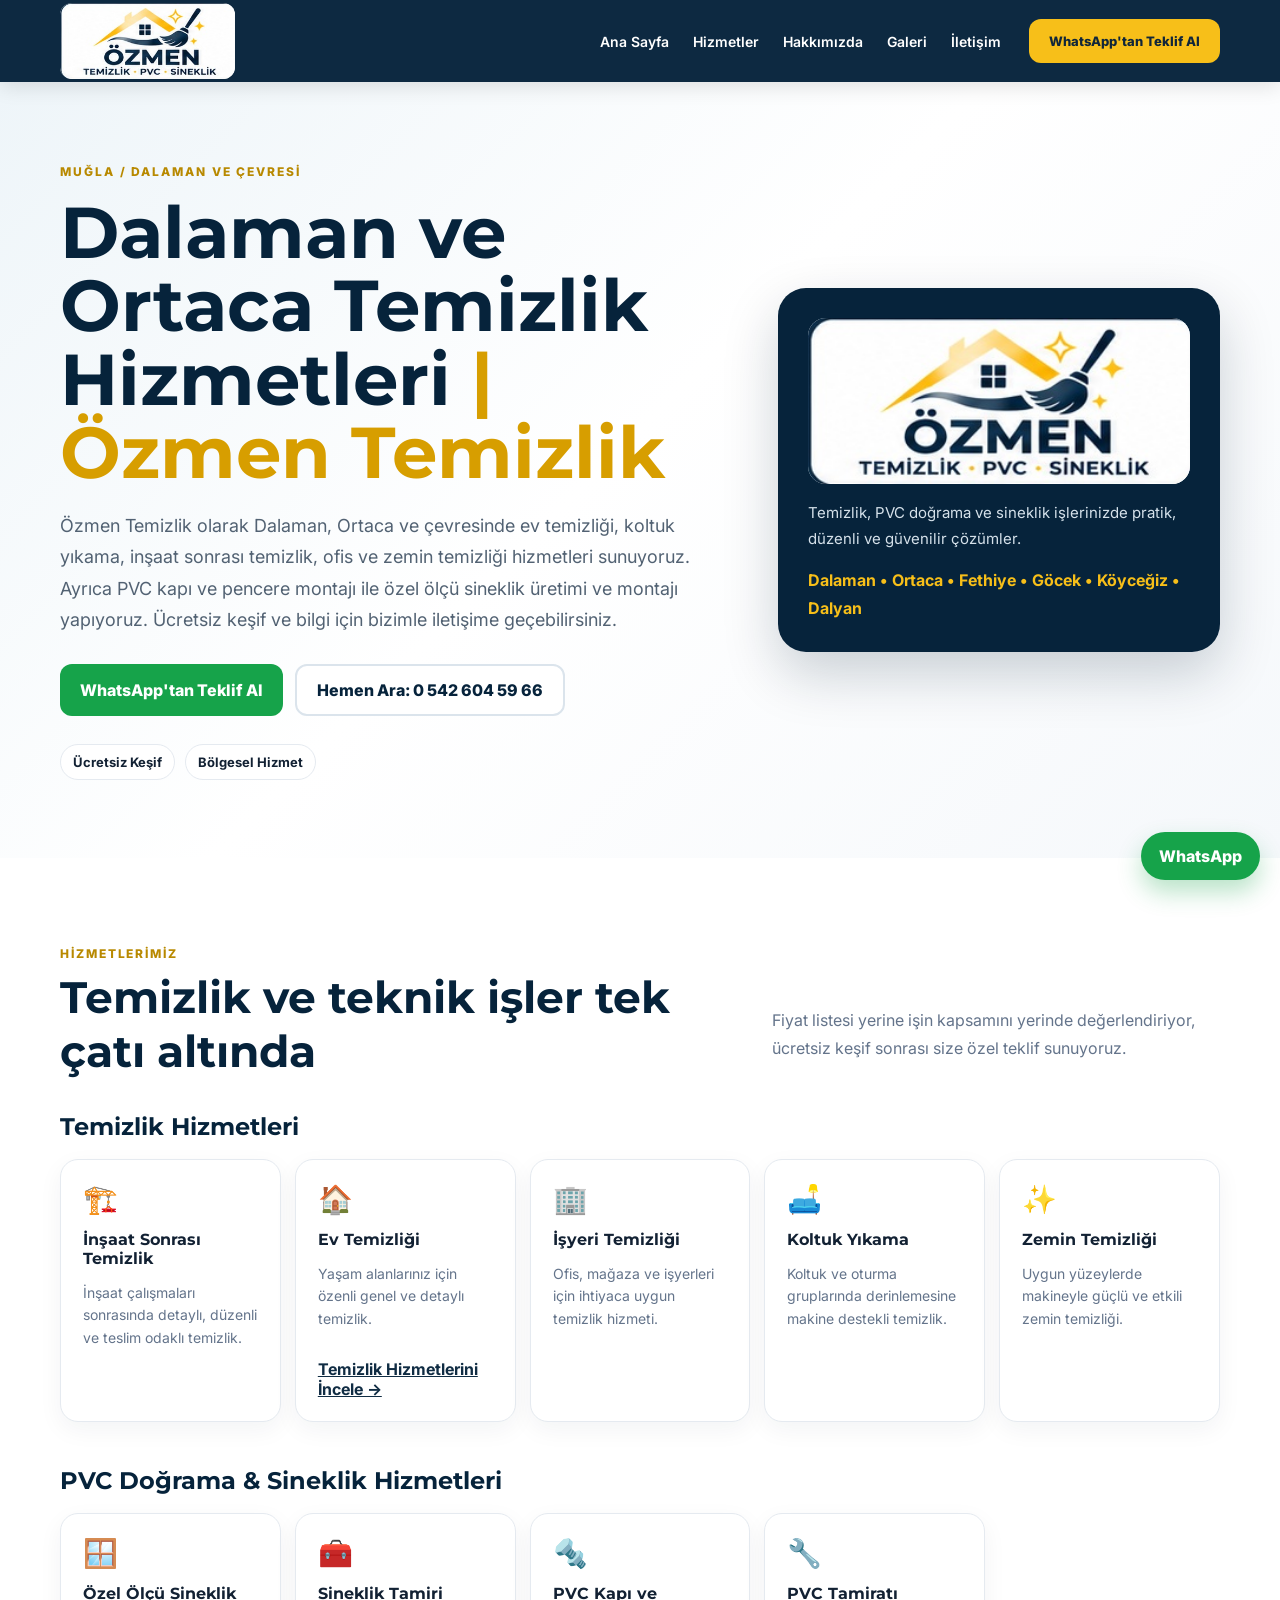
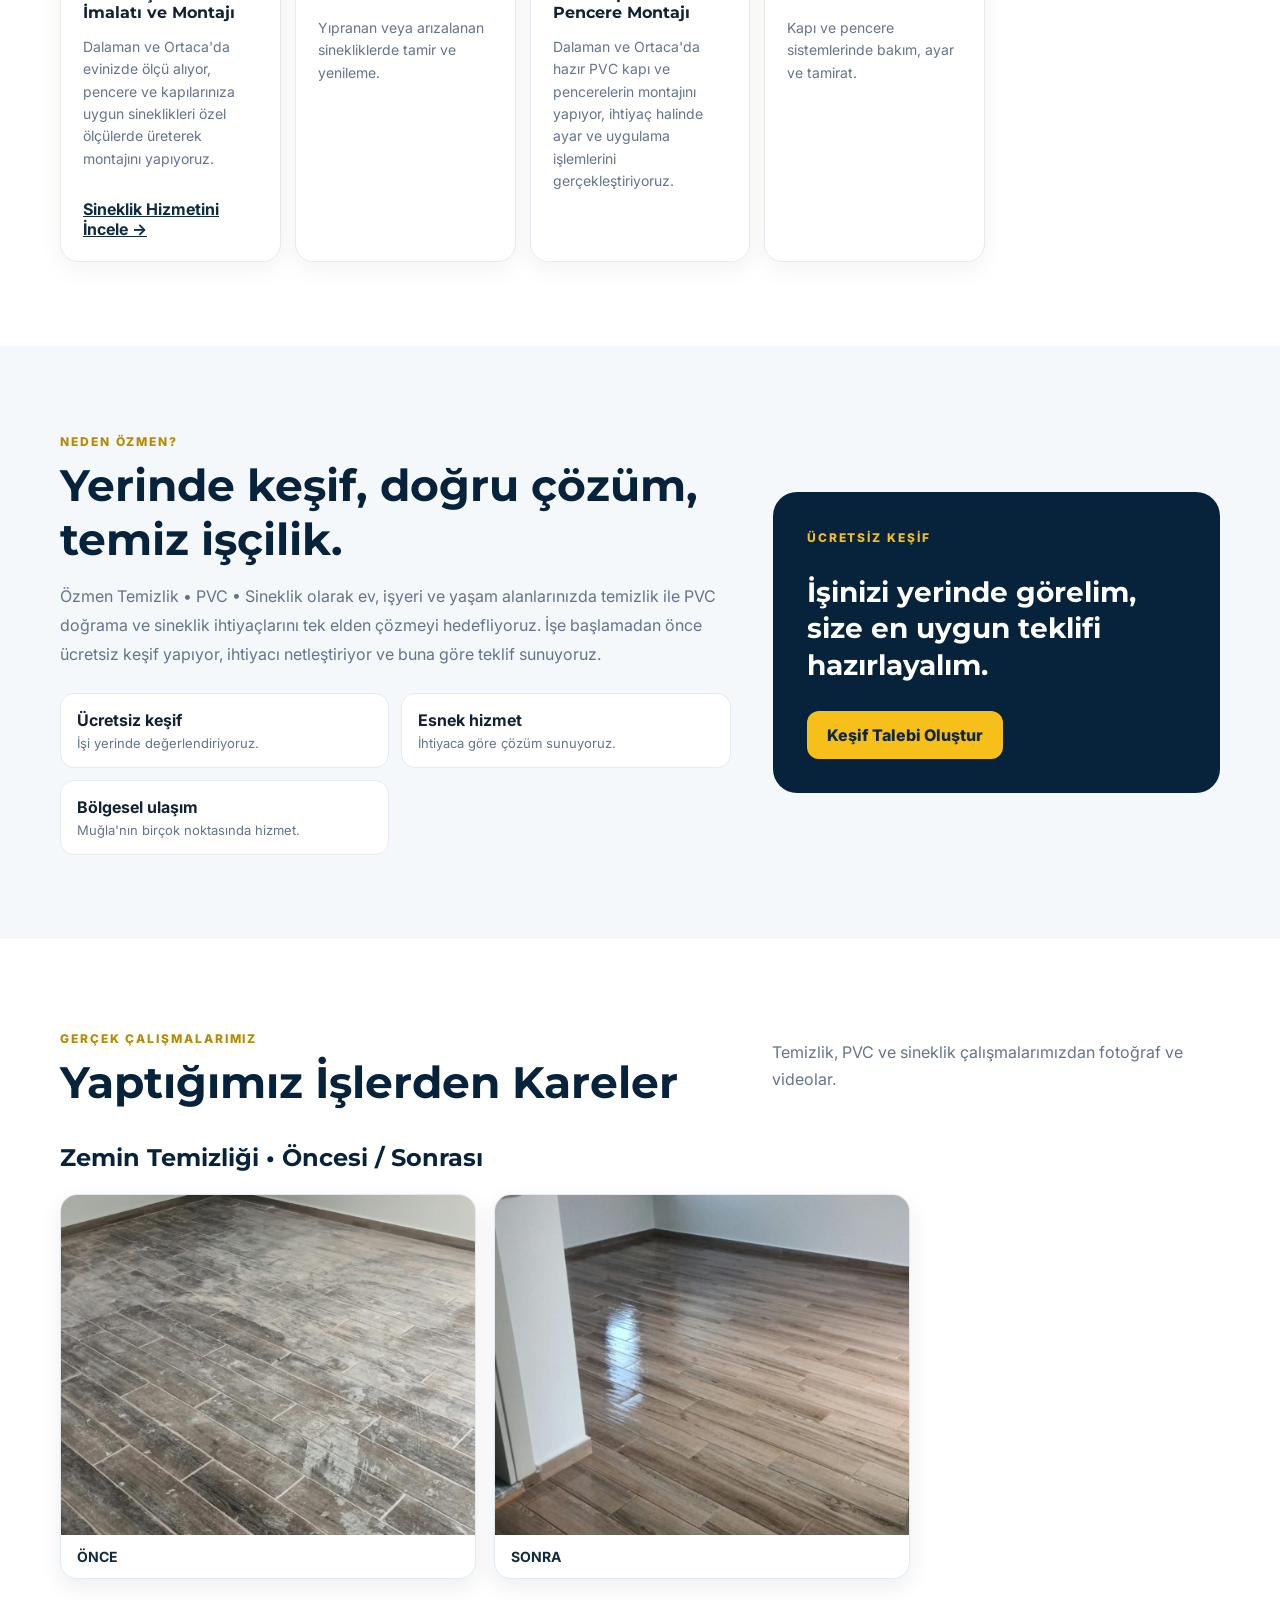
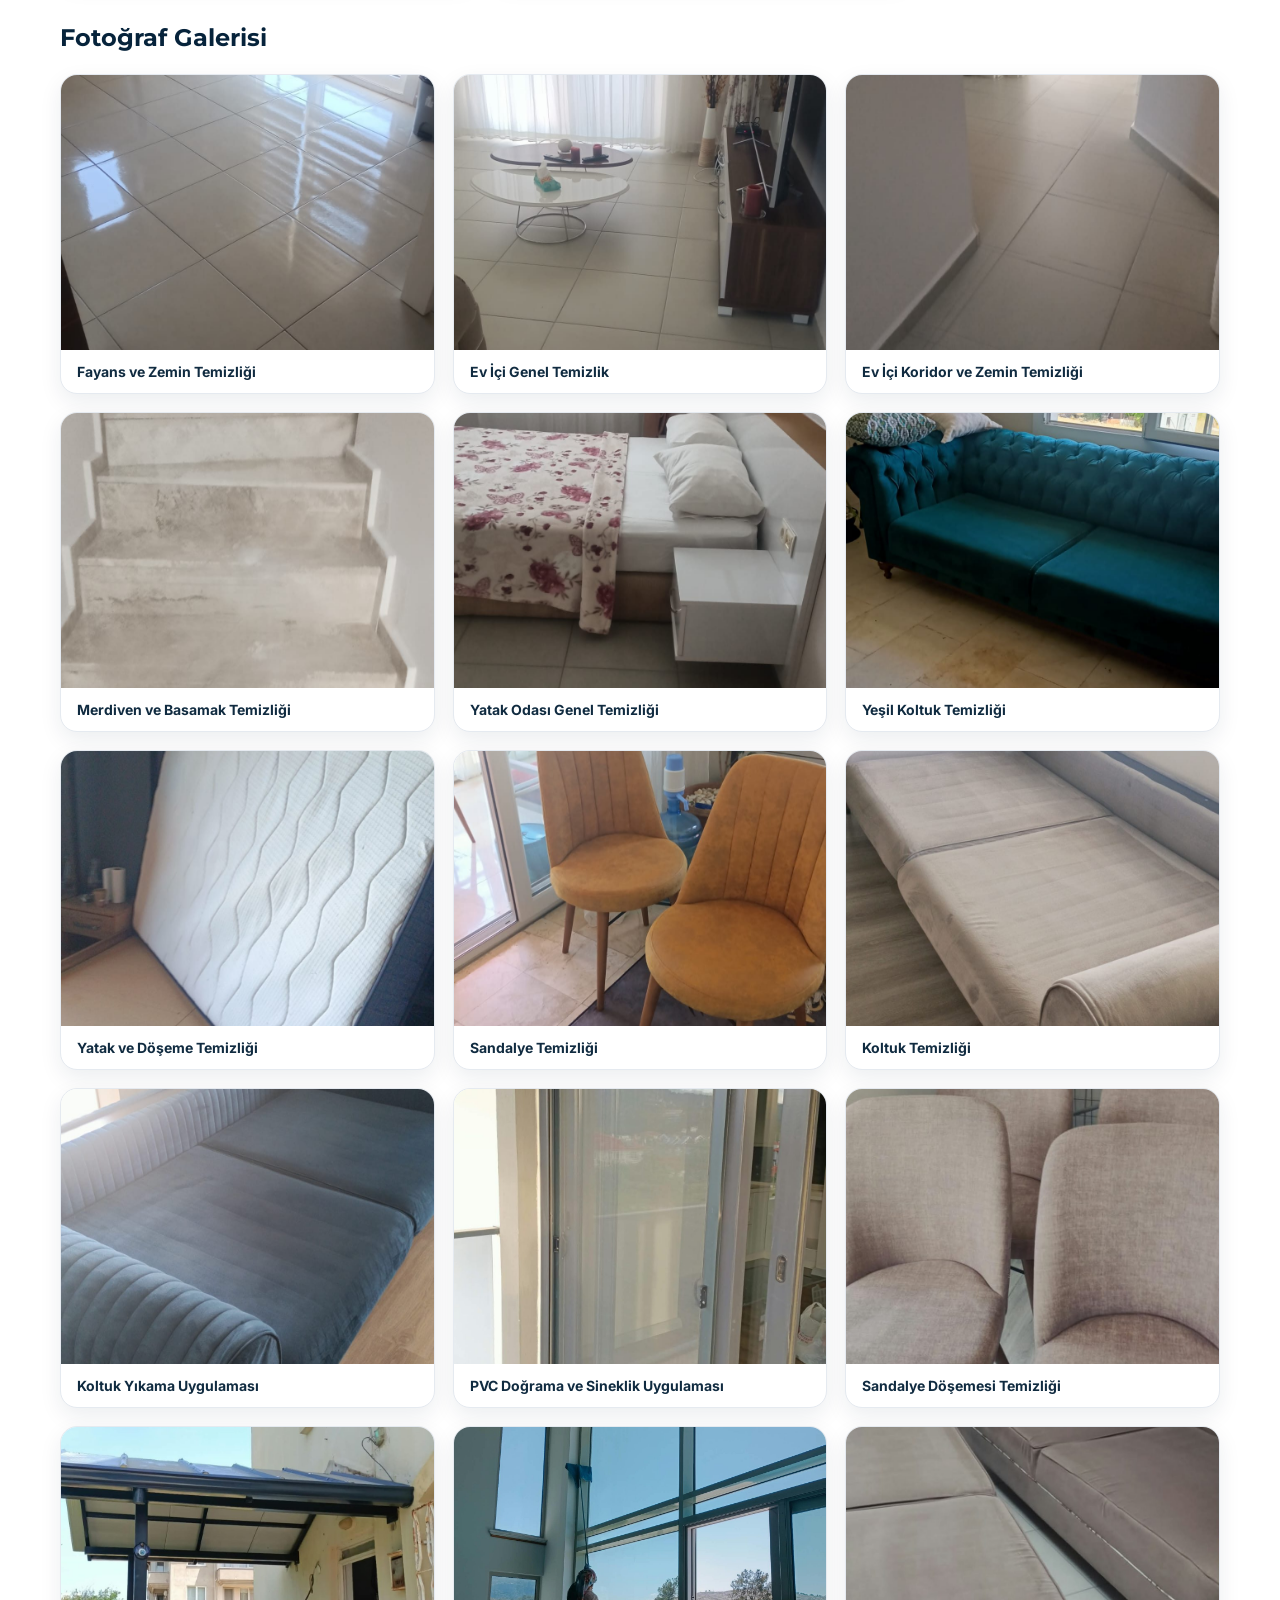
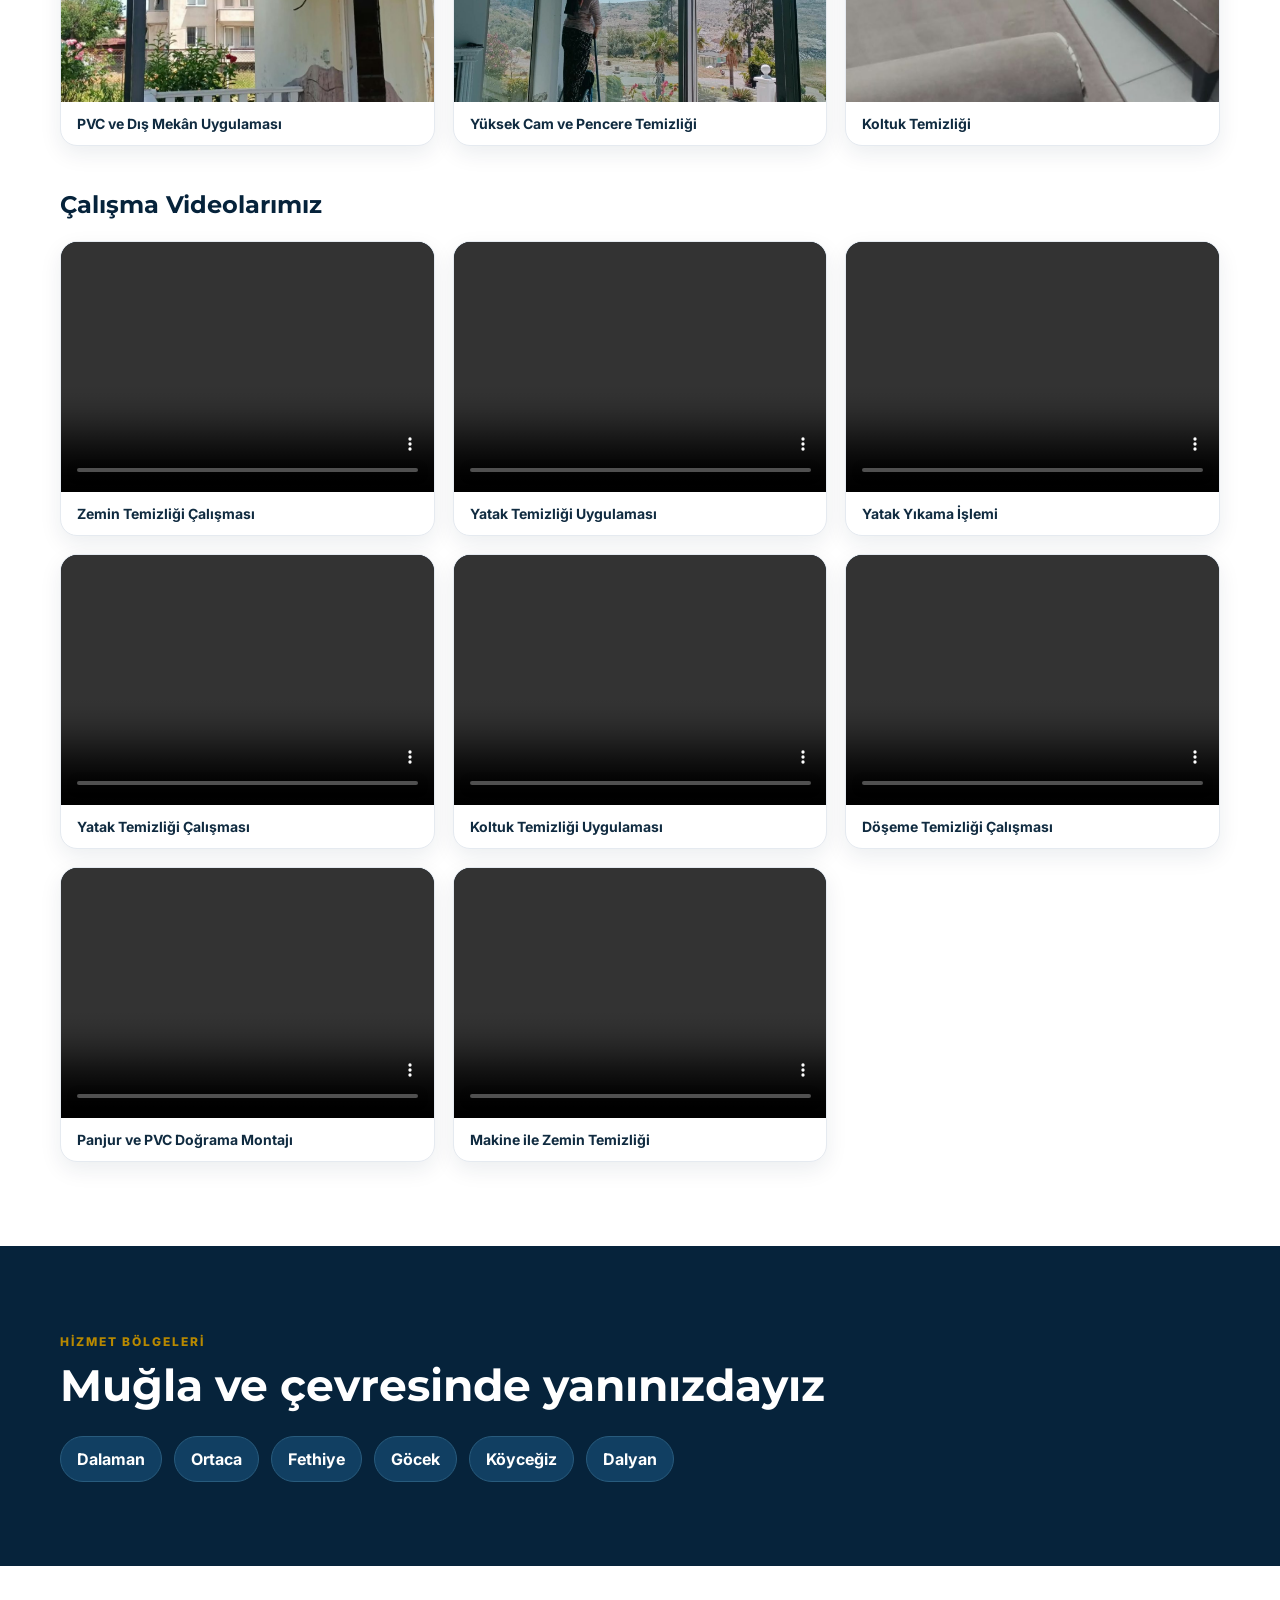
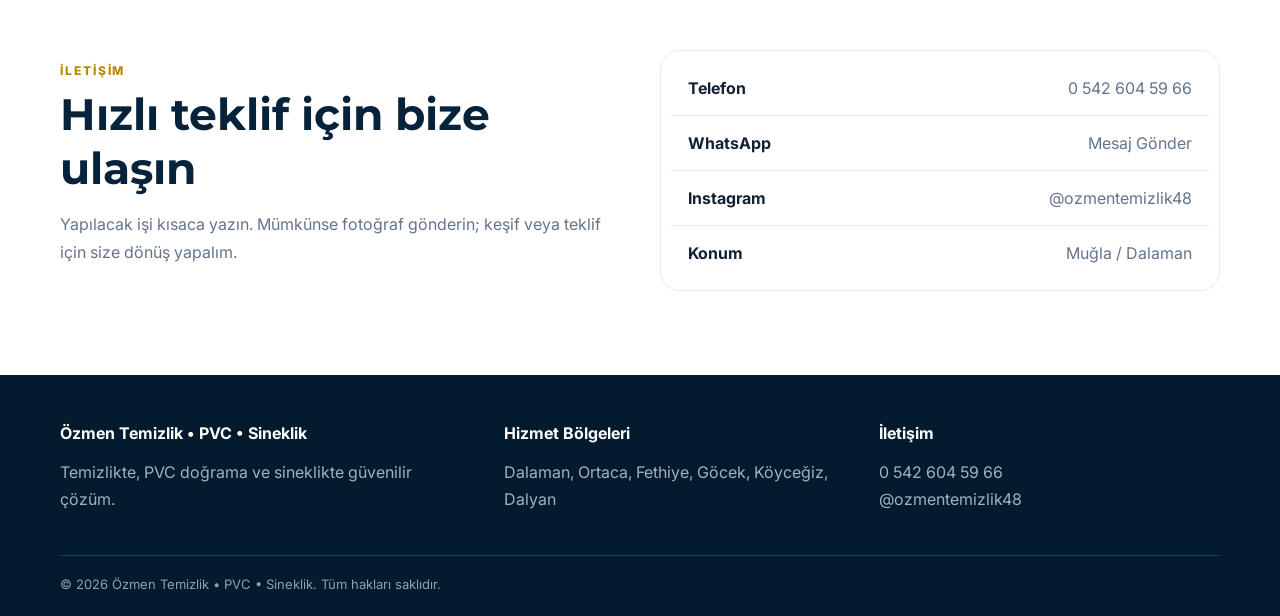
<file: index.html>
<!doctype html>
<html lang="tr">
<head>
<script type="application/ld+json">
{
  "@context": "https://schema.org",
  "@type": "LocalBusiness",
  "@id": "https://ozmentemizlik.com/#isletme",
  "name": "Özmen Temizlik",
  "image": "https://ozmentemizlik.com/ozmen-yeni-logo.jpg",
  "url": "https://ozmentemizlik.com/",
  "telephone": "+90 544 604 59 66",
  "description": "Dalaman ve Ortaca'da temizlik, koltuk yıkama, hazır PVC kapı ve pencere montajı, özel ölçü sineklik imalatı ve montajı hizmetleri.",
  "areaServed": [
    {
      "@type": "Place",
      "name": "Dalaman, Muğla, Türkiye"
    },
    {
      "@type": "Place",
      "name": "Ortaca, Muğla, Türkiye"
    }
  ],
  "openingHoursSpecification": [
    {
      "@type": "OpeningHoursSpecification",
      "dayOfWeek": [
        "Monday",
        "Tuesday",
        "Wednesday",
        "Thursday",
        "Friday",
        "Saturday"
      ],
      "opens": "09:30",
      "closes": "20:00"
    }
  ],
  "sameAs": [
    "https://www.instagram.com/ozmentemizlik48/"
  ]
}
</script>
  <meta charset="utf-8">
  <meta name="viewport" content="width=device-width,initial-scale=1">
  <meta name="description" content="Dalaman ve Ortaca temizlik hizmetleri | Özmen Temizlik ile ev temizliği, koltuk yıkama, inşaat sonrası temizlik, ofis ve zemin temizliği. Bilgi ve teklif: 0542 604 59 66.">
 <title>Dalaman Temizlik ve Ev Temizliği | Özmen Temizlik – Ortaca</title>
  <link rel="canonical" href="https://ozmentemizlik.com/">
  <link rel="preconnect" href="https://fonts.googleapis.com">
  <link rel="preconnect" href="https://fonts.gstatic.com" crossorigin>
  <link href="https://fonts.googleapis.com/css2?family=Inter:wght@400;500;600;700;800&family=Montserrat:wght@700;800&display=swap" rel="stylesheet">
  <link rel="stylesheet" href="style.css">

<style>
/* Galeri fotoğrafları için site içi büyütme penceresi */
.photo-lightbox {position:fixed;inset:0;z-index:9999;display:none;align-items:center;justify-content:center;padding:24px;background:rgba(7,16,29,.92)}
.photo-lightbox.is-open {display:flex}
.photo-lightbox__figure {margin:0;max-width:min(1100px,100%);max-height:100%;display:flex;flex-direction:column;align-items:center;gap:12px}
.photo-lightbox__image {display:block;max-width:100%;max-height:calc(100dvh - 120px);width:auto;height:auto;object-fit:contain;border-radius:8px}
.photo-lightbox__caption {color:#fff;text-align:center;font-size:15px}
.photo-lightbox__close {position:absolute;top:12px;right:16px;border:0;background:#fff;color:#111;border-radius:50%;font-size:26px;width:42px;height:42px;cursor:pointer}
#galeri a.work-tile {cursor:zoom-in}
</style>
  </head>
<body>
<header class="topbar">
  <div class="container nav">
    <a class="brand" href="#anasayfa">
      <img src="ozmen-yeni-logo.jpg" alt="Özmen Temizlik • PVC • Sineklik logosu">
    </a>
    <button class="menu-btn" aria-label="Menüyü aç">☰</button>
    <nav class="menu">
      <a href="#anasayfa">Ana Sayfa</a>
      <a href="#hizmetler">Hizmetler</a>
      <a href="#hakkimizda">Hakkımızda</a>
      <a href="#galeri">Galeri</a>
      <a href="#iletisim">İletişim</a>
    </nav>
    <a class="btn btn-yellow desktop-cta" href="https://wa.me/905426045966?text=Merhaba%20%C3%96zmen%20Temizlik%20PVC%20ve%20Sineklik%20hizmetleri%20hakk%C4%B1nda%20bilgi%20almak%20istiyorum.,%20hizmetleriniz%20hakk%C4%B1nda%20teklif%20almak%20istiyorum." target="_blank" rel="noopener">WhatsApp'tan Teklif Al</a>
  </div>
</header>

<main>
<section class="hero" id="anasayfa">
  <div class="container hero-grid">
    <div>
      <span class="eyebrow">MUĞLA / DALAMAN VE ÇEVRESİ</span>
      <h1>Dalaman ve Ortaca Temizlik Hizmetleri <span> | Özmen Temizlik</span></h1>
      <p>Özmen Temizlik olarak Dalaman, Ortaca ve çevresinde ev temizliği, koltuk yıkama, inşaat sonrası temizlik, ofis ve zemin temizliği hizmetleri sunuyoruz. Ayrıca PVC kapı ve pencere montajı ile özel ölçü sineklik üretimi ve montajı yapıyoruz. Ücretsiz keşif ve bilgi için bizimle iletişime geçebilirsiniz.</p>
      <div class="hero-actions">
        <a class="btn btn-green" href="https://wa.me/905426045966?text=Merhaba%20%C3%96zmen%20Temizlik%20PVC%20ve%20Sineklik%20hizmetleri%20hakk%C4%B1nda%20bilgi%20almak%20istiyorum.,%20%C3%BCcretsiz%20ke%C5%9Fif%20ve%20teklif%20almak%20istiyorum." target="_blank" rel="noopener">WhatsApp'tan Teklif Al</a>
        <a class="btn btn-outline" href="tel:+905426045966">Hemen Ara: 0 542 604 59 66</a>
      </div>
      <div class="chips">
        <span>Ücretsiz Keşif</span><span>Bölgesel Hizmet</span>
      </div>
    </div>
    <div class="hero-card">
      <img src="ozmen-yeni-logo.jpg" alt="Özmen Temizlik • PVC • Sineklik">
      <p>Temizlik, PVC doğrama ve sineklik işlerinizde pratik, düzenli ve güvenilir çözümler.</p>
      <strong>Dalaman • Ortaca • Fethiye • Göcek • Köyceğiz • Dalyan</strong>
    </div>
  </div>
</section>

<section class="section" id="hizmetler">
  <div class="container">
    <div class="section-head">
      <div><span class="eyebrow">HİZMETLERİMİZ</span><h2>Temizlik ve teknik işler tek çatı altında</h2></div>
      <p>Fiyat listesi yerine işin kapsamını yerinde değerlendiriyor, ücretsiz keşif sonrası size özel teklif sunuyoruz.</p>
    </div>

    <h3 class="category-title">Temizlik Hizmetleri</h3>
    <div class="cards">
      <article class="card"><div class="icon">🏗️</div><h3>İnşaat Sonrası Temizlik</h3><p>İnşaat çalışmaları sonrasında detaylı, düzenli ve teslim odaklı temizlik.</p></article>
      <article class="card"><div class="icon">🏠</div><h3>Ev Temizliği</h3><p>Yaşam alanlarınız için özenli genel ve detaylı temizlik.</p><a href="temizlik.html" style="display:inline-block;margin-top:15px;color:#102c43;font-weight:bold;text-decoration:underline;">Temizlik Hizmetlerini İncele →</a></article>
      <article class="card"><div class="icon">🏢</div><h3>İşyeri Temizliği</h3><p>Ofis, mağaza ve işyerleri için ihtiyaca uygun temizlik hizmeti.</p></article>
      <article class="card"><div class="icon">🛋️</div><h3>Koltuk Yıkama</h3><p>Koltuk ve oturma gruplarında derinlemesine makine destekli temizlik.</p></article>
      <article class="card"><div class="icon">✨</div><h3>Zemin Temizliği</h3><p>Uygun yüzeylerde makineyle güçlü ve etkili zemin temizliği.</p></article>
    </div>

    <h3 class="category-title second">PVC Doğrama & Sineklik Hizmetleri</h3>
    <div class="cards">
      <article class="card"><div class="icon">🪟</div><h3>Özel Ölçü Sineklik İmalatı ve Montajı</h3><p>Dalaman ve Ortaca'da evinizde ölçü alıyor, pencere ve kapılarınıza uygun sineklikleri özel ölçülerde üreterek montajını yapıyoruz.</p><a href="sineklik.html" style="display:inline-block;margin-top:15px;color:#102c43;font-weight:bold;text-decoration:underline;">Sineklik Hizmetini İncele →</a></article>
      <article class="card"><div class="icon">🧰</div><h3>Sineklik Tamiri</h3><p>Yıpranan veya arızalanan sinekliklerde tamir ve yenileme.</p></article>
      <article class="card"><div class="icon">🔩</div><h3>PVC Kapı ve Pencere Montajı</h3><p>Dalaman ve Ortaca'da hazır PVC kapı ve pencerelerin montajını yapıyor, ihtiyaç halinde ayar ve uygulama işlemlerini gerçekleştiriyoruz.</p></article>
      <article class="card"><div class="icon">🔧</div><h3>PVC Tamiratı</h3><p>Kapı ve pencere sistemlerinde bakım, ayar ve tamirat.</p></article>
    </div>
  </div>
</section>

<section class="section soft" id="hakkimizda">
  <div class="container about-grid">
    <div>
      <span class="eyebrow">NEDEN ÖZMEN?</span>
      <h2>Yerinde keşif, doğru çözüm, temiz işçilik.</h2>
      <p>Özmen Temizlik • PVC • Sineklik olarak ev, işyeri ve yaşam alanlarınızda temizlik ile PVC doğrama ve sineklik ihtiyaçlarını tek elden çözmeyi hedefliyoruz. İşe başlamadan önce ücretsiz keşif yapıyor, ihtiyacı netleştiriyor ve buna göre teklif sunuyoruz.</p>
      <div class="trust-grid">
        <div><strong>Ücretsiz keşif</strong><span>İşi yerinde değerlendiriyoruz.</span></div>
        <div><strong>Esnek hizmet</strong><span>İhtiyaca göre çözüm sunuyoruz.</span></div>
        <div><strong>Bölgesel ulaşım</strong><span>Muğla'nın birçok noktasında hizmet.</span></div>
        
      </div>
    </div>
    <div class="quote-card">
      <span>ÜCRETSİZ KEŞİF</span>
      <h3>İşinizi yerinde görelim, size en uygun teklifi hazırlayalım.</h3>
      <a class="btn btn-yellow" href="https://wa.me/905426045966?text=Merhaba,%20%C3%BCcretsiz%20ke%C5%9Fif%20talep%20ediyorum." target="_blank" rel="noopener">Keşif Talebi Oluştur</a>
    </div>
  </div>
</section>

<section class="section" id="galeri"><div class="container"><div class="section-head"><div><span class="eyebrow">GERÇEK ÇALIŞMALARIMIZ</span><h2>Yaptığımız İşlerden Kareler</h2></div><p>Temizlik, PVC ve sineklik çalışmalarımızdan fotoğraf ve videolar.</p></div><h3 class="category-title">Zemin Temizliği • Öncesi / Sonrası</h3><div class="work-grid work-before-after"><a class="work-tile" href="galeri/foto-08.jpg" target="_blank" rel="noopener"><img src="galeri/foto-08.jpg" alt="Zemin temizliği ÖNCE" loading="lazy"><span>ÖNCE</span></a><a class="work-tile" href="galeri/foto-06.jpg" target="_blank" rel="noopener"><img src="galeri/foto-06.jpg" alt="Zemin temizliği SONRA" loading="lazy"><span>SONRA</span></a></div><h3 class="category-title second">Fotoğraf Galerisi</h3><div class="work-grid"><a class="work-tile" href="galeri/foto-01.jpg" target="_blank" rel="noopener"><img src="galeri/foto-01.jpg" alt="Fayans ve Zemin Temizliği" loading="lazy"><span>Fayans ve Zemin Temizliği</span></a><a class="work-tile" href="galeri/foto-02.jpg" target="_blank" rel="noopener"><img src="galeri/foto-02.jpg" alt="Ev İçi Genel Temizlik" loading="lazy"><span>Ev İçi Genel Temizlik</span></a><a class="work-tile" href="galeri/foto-03.jpg" target="_blank" rel="noopener"><img src="galeri/foto-03.jpg" alt="Ev İçi Koridor ve Zemin Temizliği" loading="lazy"><span>Ev İçi Koridor ve Zemin Temizliği</span></a><a class="work-tile" href="galeri/foto-04.jpg" target="_blank" rel="noopener"><img src="galeri/foto-04.jpg" alt="Merdiven ve Basamak Temizliği" loading="lazy"><span>Merdiven ve Basamak Temizliği</span></a><a class="work-tile" href="galeri/foto-05.jpg" target="_blank" rel="noopener"><img src="galeri/foto-05.jpg" alt="Yatak Odası Genel Temizliği" loading="lazy"><span>Yatak Odası Genel Temizliği</span></a><a class="work-tile" href="galeri/foto-07.jpg" target="_blank" rel="noopener"><img src="galeri/foto-07.jpg" alt="Yeşil Koltuk Temizliği" loading="lazy"><span>Yeşil Koltuk Temizliği</span></a><a class="work-tile" href="galeri/foto-09.jpg" target="_blank" rel="noopener"><img src="galeri/foto-09.jpg" alt="Yatak ve Döşeme Temizliği" loading="lazy"><span>Yatak ve Döşeme Temizliği</span></a><a class="work-tile" href="galeri/foto-10.jpg" target="_blank" rel="noopener"><img src="galeri/foto-10.jpg" alt="Sandalye Temizliği" loading="lazy"><span>Sandalye Temizliği</span></a><a class="work-tile" href="galeri/foto-11.jpg" target="_blank" rel="noopener"><img src="galeri/foto-11.jpg" alt="Koltuk Temizliği" loading="lazy"><span>Koltuk Temizliği</span></a><a class="work-tile" href="galeri/foto-12.jpg" target="_blank" rel="noopener"><img src="galeri/foto-12.jpg" alt="Koltuk Yıkama Uygulaması" loading="lazy"><span>Koltuk Yıkama Uygulaması</span></a><a class="work-tile" href="galeri/foto-13.jpg" target="_blank" rel="noopener"><img src="galeri/foto-13.jpg" alt="PVC Doğrama ve Sineklik Uygulaması" loading="lazy"><span>PVC Doğrama ve Sineklik Uygulaması</span></a><a class="work-tile" href="galeri/foto-14.jpg" target="_blank" rel="noopener"><img src="galeri/foto-14.jpg" alt="Sandalye Döşemesi Temizliği" loading="lazy"><span>Sandalye Döşemesi Temizliği</span></a><a class="work-tile" href="galeri/foto-15.jpg" target="_blank" rel="noopener"><img src="galeri/foto-15.jpg" alt="PVC ve Dış Mekân Uygulaması" loading="lazy"><span>PVC ve Dış Mekân Uygulaması</span></a><a class="work-tile" href="galeri/foto-16.jpg" target="_blank" rel="noopener"><img src="galeri/foto-16.jpg" alt="Yüksek Cam ve Pencere Temizliği" loading="lazy"><span>Yüksek Cam ve Pencere Temizliği</span></a><a class="work-tile" href="galeri/foto-17.jpg" target="_blank" rel="noopener"><img src="galeri/foto-17.jpg" alt="Koltuk Temizliği" loading="lazy"><span>Koltuk Temizliği</span></a></div><h3 class="category-title second">Çalışma Videolarımız</h3><div class="work-grid video-grid"><div class="work-tile"><video controls preload="none" playsinline src="galeri/video-01.mp4"></video><span>Zemin Temizliği Çalışması</span></div><div class="work-tile"><video controls preload="none" playsinline src="galeri/video-02.mp4"></video><span>Yatak Temizliği Uygulaması</span></div><div class="work-tile"><video controls preload="none" playsinline src="galeri/video-03.mp4"></video><span>Yatak Yıkama İşlemi</span></div><div class="work-tile"><video controls preload="none" playsinline src="galeri/video-04.mp4"></video><span>Yatak Temizliği Çalışması</span></div><div class="work-tile"><video controls preload="none" playsinline src="galeri/video-05.mp4"></video><span>Koltuk Temizliği Uygulaması</span></div><div class="work-tile"><video controls preload="none" playsinline src="galeri/video-06.mp4"></video><span>Döşeme Temizliği Çalışması</span></div><div class="work-tile"><video controls preload="none" playsinline src="galeri/video-07.mp4"></video><span>Panjur ve PVC Doğrama Montajı</span></div><div class="work-tile"><video controls preload="none" playsinline src="galeri/video-08.mp4"></video><span>Makine ile Zemin Temizliği</span></div></div></div></section>

<section class="section areas">
  <div class="container">
    <span class="eyebrow">HİZMET BÖLGELERİ</span>
    <h2>Muğla ve çevresinde yanınızdayız</h2>
    <div class="area-list">
      <span>Dalaman</span><span>Ortaca</span><span>Fethiye</span><span>Göcek</span><span>Köyceğiz</span><span>Dalyan</span>
    </div>
  </div>
</section>

<section class="section contact" id="iletisim">
  <div class="container contact-grid">
    <div>
      <span class="eyebrow">İLETİŞİM</span>
      <h2>Hızlı teklif için bize ulaşın</h2>
      <p>Yapılacak işi kısaca yazın. Mümkünse fotoğraf gönderin; keşif veya teklif için size dönüş yapalım.</p>
    </div>
    <div class="contact-card">
      <a href="tel:+905426045966"><b>Telefon</b><span>0 542 604 59 66</span></a>
      <a href="https://wa.me/905426045966" target="_blank" rel="noopener"><b>WhatsApp</b><span>Mesaj Gönder</span></a>
      <a href="https://www.instagram.com/ozmentemizlik48/" target="_blank" rel="noopener"><b>Instagram</b><span>@ozmentemizlik48</span></a>
      <div><b>Konum</b><span>Muğla / Dalaman</span></div>
      
    </div>
  </div>
</section>
</main>

<a class="float-wa" href="https://wa.me/905426045966?text=Merhaba%20%C3%96zmen%20Temizlik%20PVC%20ve%20Sineklik%20hizmetleri%20hakk%C4%B1nda%20bilgi%20almak%20istiyorum." target="_blank" rel="noopener" aria-label="WhatsApp">WhatsApp</a>

<footer>
  <div class="container footer-grid">
    <div><strong>Özmen Temizlik • PVC • Sineklik</strong><p>Temizlikte, PVC doğrama ve sineklikte güvenilir çözüm.</p></div>
    <div><strong>Hizmet Bölgeleri</strong><p>Dalaman, Ortaca, Fethiye, Göcek, Köyceğiz, Dalyan</p></div>
    <div><strong>İletişim</strong><p>0 542 604 59 66<br>@ozmentemizlik48</p></div>
  </div>
  <div class="container copyright">© <span id="year"></span> Özmen Temizlik • PVC • Sineklik. Tüm hakları saklıdır.</div>
</footer>

<script src="script.js"></script>

<div class="photo-lightbox" id="photo-lightbox" role="dialog" aria-modal="true" aria-label="Fotoğraf görüntüleyici" aria-hidden="true">
  <button type="button" class="photo-lightbox__close" aria-label="Kapat">×</button>
  <figure class="photo-lightbox__figure">
    <img class="photo-lightbox__image" alt="">
    <figcaption class="photo-lightbox__caption"></figcaption>
  </figure>
</div>
<script>
(function () {
  const modal = document.getElementById('photo-lightbox');
  const image = modal.querySelector('.photo-lightbox__image');
  const caption = modal.querySelector('.photo-lightbox__caption');
  const closeButton = modal.querySelector('.photo-lightbox__close');
  let previousFocus = null;
  function close() {
    modal.classList.remove('is-open');
    modal.setAttribute('aria-hidden', 'true');
    image.removeAttribute('src');
    document.body.style.overflow = '';
    if (previousFocus) previousFocus.focus();
  }
  document.querySelectorAll('#galeri a.work-tile[href]').forEach(function (link) {
    link.removeAttribute('target');
    link.addEventListener('click', function (event) {
      event.preventDefault();
      previousFocus = document.activeElement;
      image.src = link.getAttribute('href');
      image.alt = link.querySelector('img')?.alt || 'Çalışma fotoğrafı';
      caption.textContent = link.querySelector('span')?.textContent || image.alt;
      modal.classList.add('is-open');
      modal.setAttribute('aria-hidden', 'false');
      document.body.style.overflow = 'hidden';
      closeButton.focus();
    });
  });
  closeButton.addEventListener('click', close);
  modal.addEventListener('click', function (event) { if (event.target === modal) close(); });
  document.addEventListener('keydown', function (event) {
    if (!modal.classList.contains('is-open')) return;
    if (event.key === 'Escape') close();
    if (event.key === 'Tab') { event.preventDefault(); closeButton.focus(); }
  });
})();
</script>
</body>
</html>
</file>
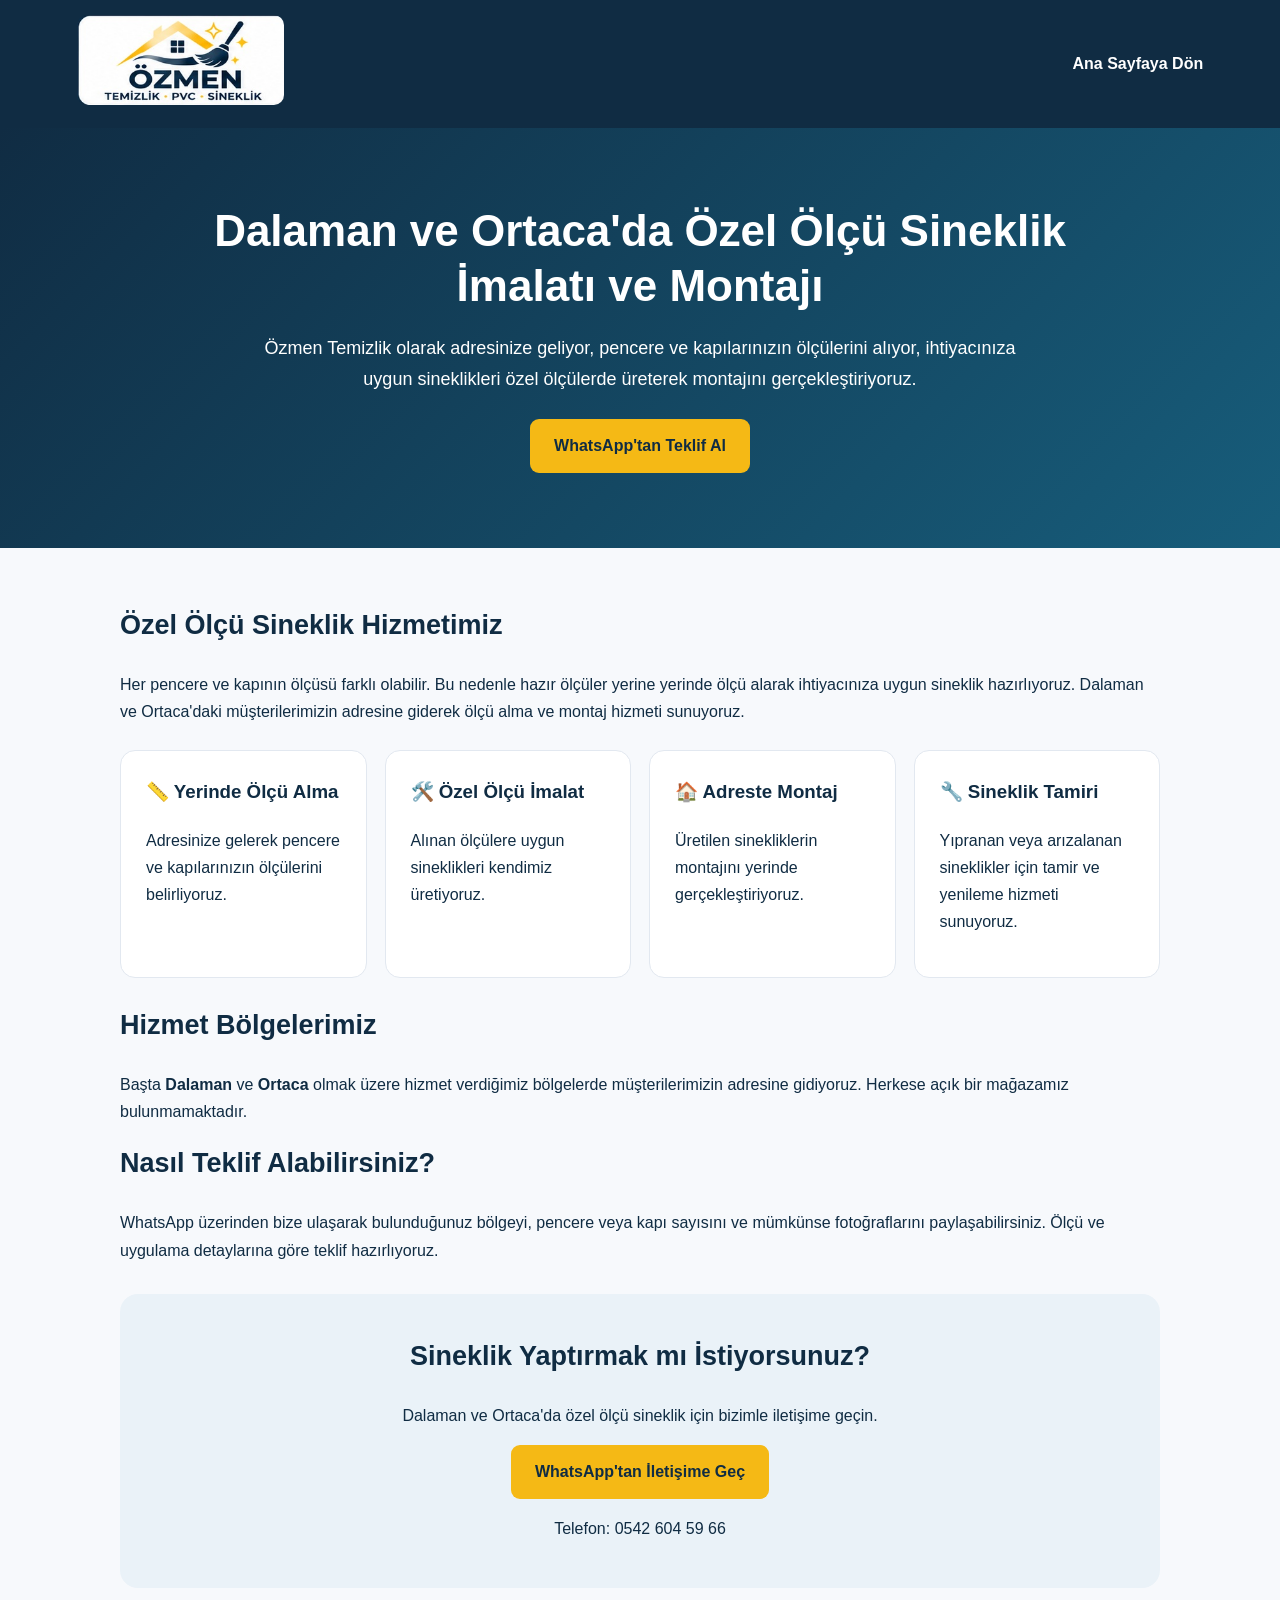
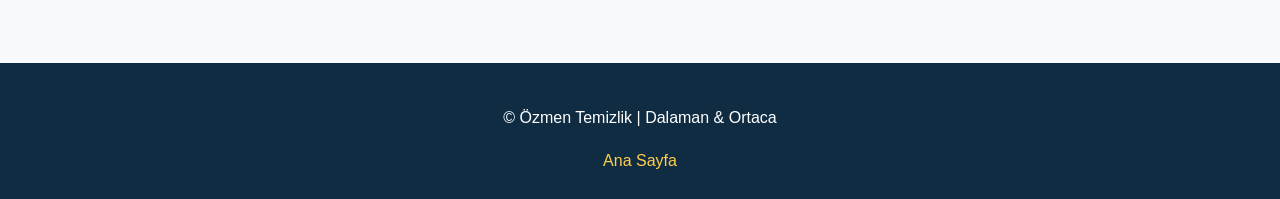
<file: sineklik.html>
<!DOCTYPE html>
<html lang="tr">
<head>
  <meta charset="UTF-8">
  <meta name="viewport" content="width=device-width, initial-scale=1">
  <title>Dalaman ve Ortaca Özel Ölçü Sineklik | Özmen Temizlik</title>
  <meta name="description" content="Dalaman ve Ortaca'da özel ölçü sineklik imalatı ve montajı. Adresinizde ölçü alıyor, pencere ve kapılarınıza uygun sineklik üretiyoruz. Özmen Temizlik.">
  <link rel="canonical" href="https://ozmentemizlik.com/sineklik.html">
  <link rel="stylesheet" href="style.css">
  <style>
    * { box-sizing: border-box; }
    body { margin: 0; font-family: Arial, sans-serif; color: #102c43; background: #f7f9fc; line-height: 1.7; }
    .page-header { background: #102c43; padding: 15px 6%; display: flex; align-items: center; justify-content: space-between; gap: 20px; }
    .page-header img { width: 145px; max-width: 100%; border-radius: 10px; }
    .page-header a { color: white; text-decoration: none; font-weight: bold; }
    .hero-sineklik { background: linear-gradient(135deg,#102c43,#175d7b); color: white; padding: 75px 6%; text-align: center; }
    .hero-sineklik h1 { font-size: clamp(28px,4vw,44px); line-height: 1.25; margin: 0 auto 20px; max-width: 900px; color: white; }
    .hero-sineklik p { max-width: 760px; margin: 0 auto 25px; font-size: 18px; }
    .page-container { max-width: 1080px; margin: auto; padding: 45px 20px; }
    .page-container h2 { margin-top: 10px; font-size: 27px; }
    .feature-grid { display: grid; grid-template-columns: repeat(auto-fit,minmax(230px,1fr)); gap: 18px; margin: 25px 0; }
    .feature { background: white; padding: 25px; border: 1px solid #e2e8f0; border-radius: 15px; }
    .feature h3 { margin-top: 0; }
    .cta { display: inline-block; background: #f5b915; color: #102c43; padding: 13px 24px; border-radius: 9px; text-decoration: none; font-weight: bold; }
    .contact-panel { background: #eaf2f8; border-radius: 18px; padding: 30px; text-align: center; margin: 30px 0; }
    .page-footer { background: #102c43; color: white; text-align: center; padding: 25px; }
    .page-footer a { color: #ffd04a; }
    @media(max-width:600px) { .hero-sineklik { padding: 50px 20px; } .page-header img { width: 110px; } }
  </style>
</head>
<body>
  <header class="page-header">
    <a href="/">
      <img src="ozmen-yeni-logo.jpg" alt="Özmen Temizlik logosu">
    </a>
    <a href="/">Ana Sayfaya Dön</a>
  </header>

  <main>
    <section class="hero-sineklik">
      <h1>Dalaman ve Ortaca'da Özel Ölçü Sineklik İmalatı ve Montajı</h1>
      <p>Özmen Temizlik olarak adresinize geliyor, pencere ve kapılarınızın ölçülerini alıyor, ihtiyacınıza uygun sineklikleri özel ölçülerde üreterek montajını gerçekleştiriyoruz.</p>
      <a class="cta" href="https://wa.me/905426045966?text=Merhaba%2C%20%C3%B6zel%20%C3%B6l%C3%A7%C3%BC%20sineklik%20i%C3%A7in%20teklif%20almak%20istiyorum." target="_blank" rel="noopener noreferrer">WhatsApp'tan Teklif Al</a>
    </section>

    <section class="page-container">
      <h2>Özel Ölçü Sineklik Hizmetimiz</h2>
      <p>Her pencere ve kapının ölçüsü farklı olabilir. Bu nedenle hazır ölçüler yerine yerinde ölçü alarak ihtiyacınıza uygun sineklik hazırlıyoruz. Dalaman ve Ortaca'daki müşterilerimizin adresine giderek ölçü alma ve montaj hizmeti sunuyoruz.</p>

      <div class="feature-grid">
        <article class="feature">
          <h3>📏 Yerinde Ölçü Alma</h3>
          <p>Adresinize gelerek pencere ve kapılarınızın ölçülerini belirliyoruz.</p>
        </article>
        <article class="feature">
          <h3>🛠️ Özel Ölçü İmalat</h3>
          <p>Alınan ölçülere uygun sineklikleri kendimiz üretiyoruz.</p>
        </article>
        <article class="feature">
          <h3>🏠 Adreste Montaj</h3>
          <p>Üretilen sinekliklerin montajını yerinde gerçekleştiriyoruz.</p>
        </article>
        <article class="feature">
          <h3>🔧 Sineklik Tamiri</h3>
          <p>Yıpranan veya arızalanan sineklikler için tamir ve yenileme hizmeti sunuyoruz.</p>
        </article>
      </div>

      <h2>Hizmet Bölgelerimiz</h2>
      <p>Başta <strong>Dalaman</strong> ve <strong>Ortaca</strong> olmak üzere hizmet verdiğimiz bölgelerde müşterilerimizin adresine gidiyoruz. Herkese açık bir mağazamız bulunmamaktadır.</p>

      <h2>Nasıl Teklif Alabilirsiniz?</h2>
      <p>WhatsApp üzerinden bize ulaşarak bulunduğunuz bölgeyi, pencere veya kapı sayısını ve mümkünse fotoğraflarını paylaşabilirsiniz. Ölçü ve uygulama detaylarına göre teklif hazırlıyoruz.</p>

      <div class="contact-panel">
        <h2>Sineklik Yaptırmak mı İstiyorsunuz?</h2>
        <p>Dalaman ve Ortaca'da özel ölçü sineklik için bizimle iletişime geçin.</p>
        <a class="cta" href="https://wa.me/905426045966?text=Merhaba%2C%20sineklik%20hizmetiniz%20hakk%C4%B1nda%20bilgi%20almak%20istiyorum." target="_blank" rel="noopener noreferrer">WhatsApp'tan İletişime Geç</a>
        <p>Telefon: <a href="tel:+905426045966">0542 604 59 66</a></p>
      </div>
    </section>
  </main>

  <footer class="page-footer">
    <p>© Özmen Temizlik | Dalaman & Ortaca</p>
    <a href="/">Ana Sayfa</a>
  </footer>
</body>
</html>
</file>
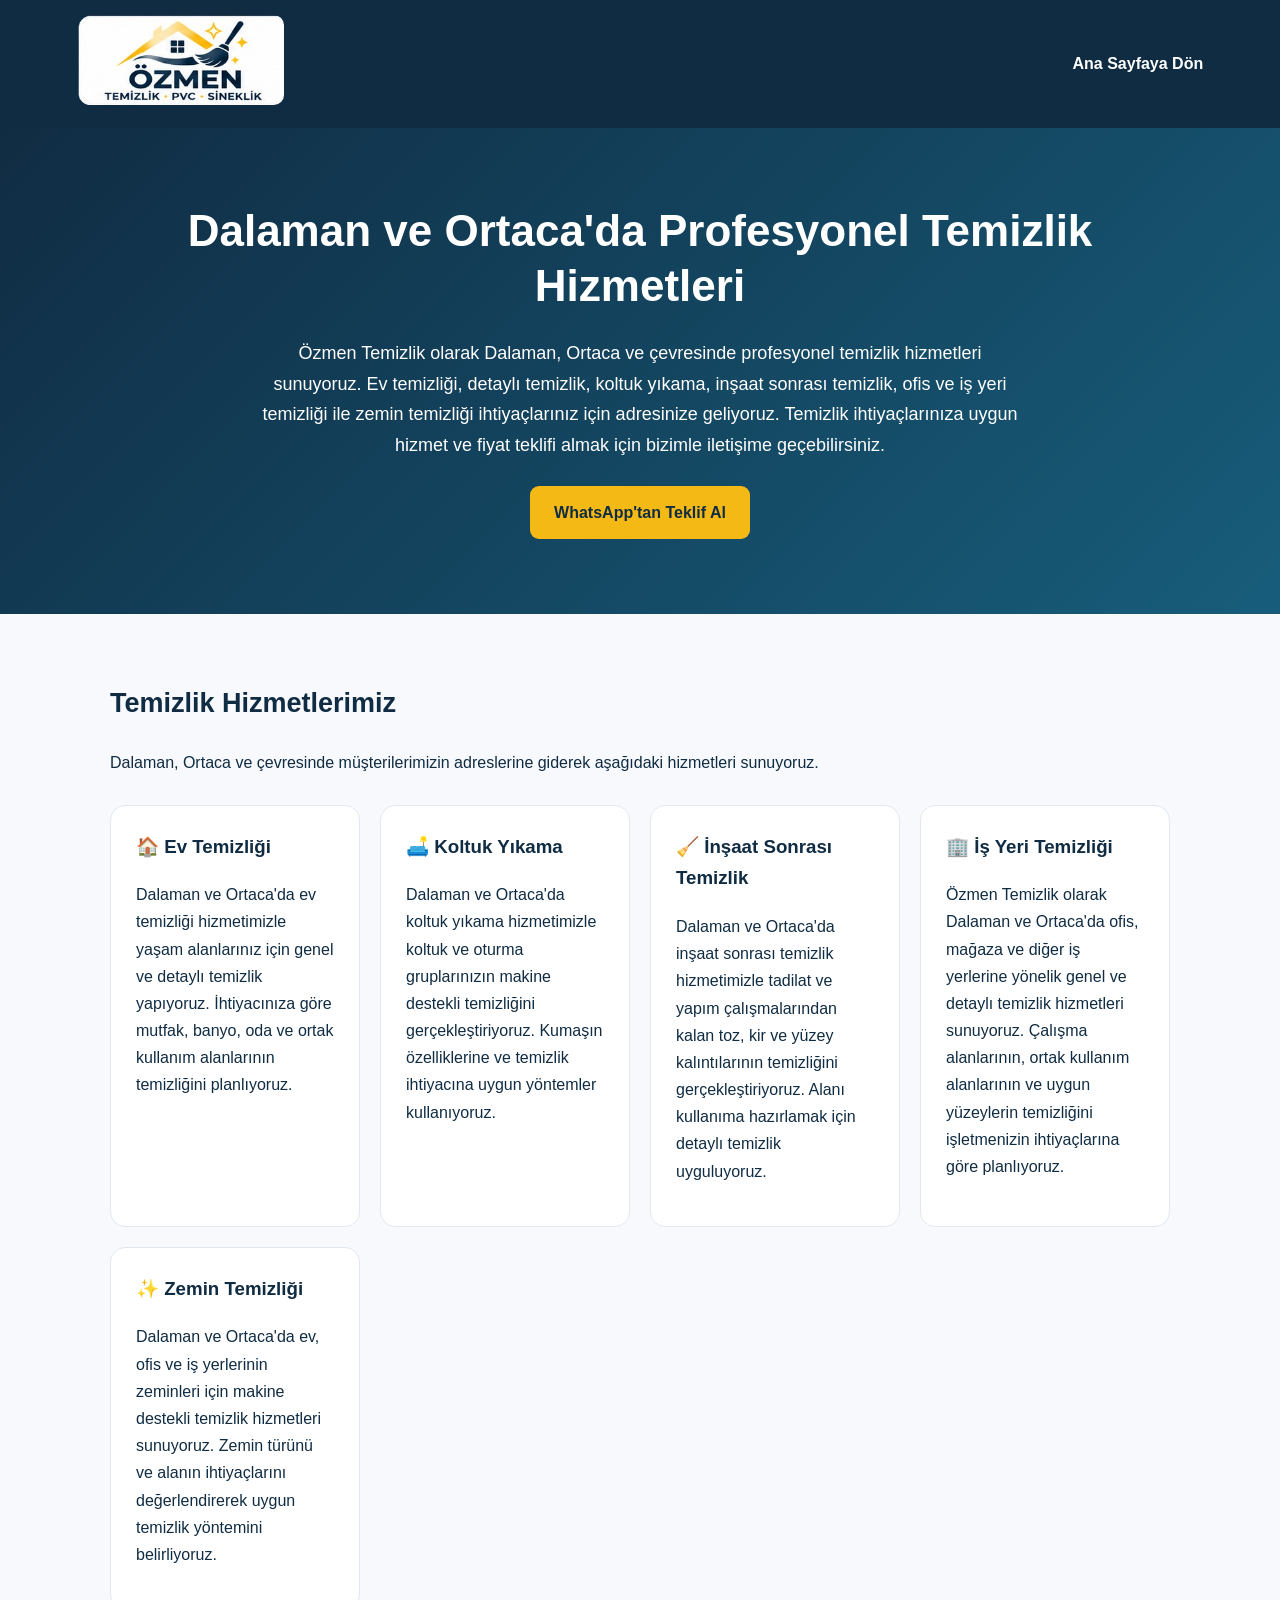
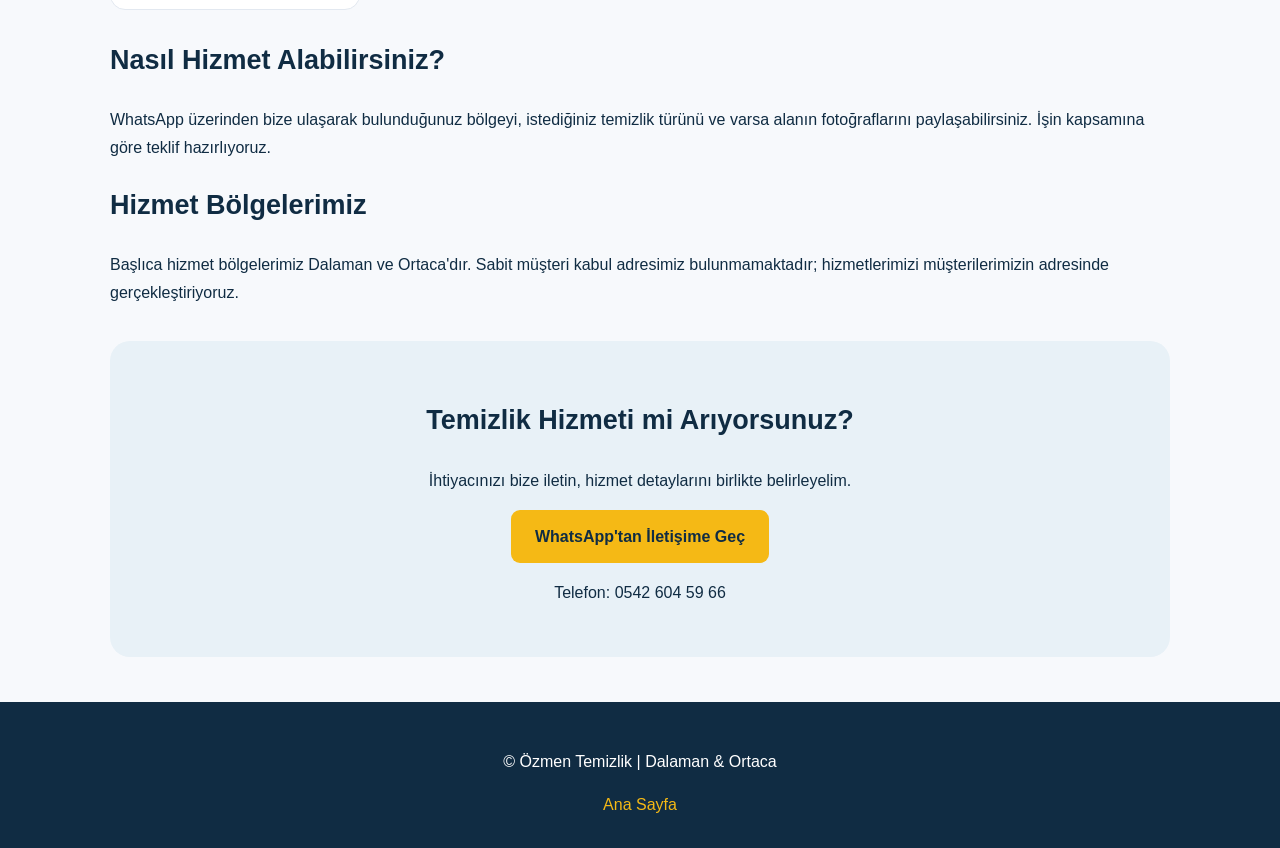
<file: temizlik.html>
<!DOCTYPE html>
<html lang="tr">
<head>
  <meta charset="UTF-8">
  <meta name="viewport" content="width=device-width, initial-scale=1">
 <title>Dalaman Ev Temizliği ve Koltuk Yıkama | Özmen Temizlik</title>
 <meta name="description" content="Dalaman ve Ortaca'da ev temizliği, koltuk yıkama, inşaat sonrası temizlik, ofis ve zemin temizliği hizmetleri. Özmen Temizlik'ten bilgi ve teklif alın: 0542 604 59 66.">
  <link rel="canonical" href="https://ozmentemizlik.com/temizlik.html">
  <link rel="stylesheet" href="style.css">
  <style>
    * { box-sizing: border-box; }
    body { margin: 0; font-family: Arial, sans-serif; background: #f7f9fc; color: #102c43; line-height: 1.7; }
    .page-header { background: #102c43; padding: 15px 6%; display: flex; justify-content: space-between; align-items: center; gap: 20px; }
    .page-header img { width: 145px; max-width: 100%; border-radius: 10px; }
    .page-header a { color: white; text-decoration: none; font-weight: bold; }
    .hero-clean { background: linear-gradient(135deg,#102c43,#175d7b); color: white; padding: 75px 6%; text-align: center; }
    .hero-clean h1 { color: white; font-size: clamp(28px,4vw,44px); line-height: 1.25; max-width: 950px; margin: 0 auto 20px; }
    .hero-clean p { max-width: 760px; margin: 0 auto 25px; font-size: 18px; }
    .container-clean { max-width: 1100px; margin: auto; padding: 45px 20px; }
    .container-clean h2 { font-size: 27px; }
    .services-clean { display: grid; grid-template-columns: repeat(auto-fit,minmax(240px,1fr)); gap: 20px; margin: 28px 0; }
    .service-clean { background: white; padding: 25px; border: 1px solid #e2e8f0; border-radius: 15px; }
    .service-clean h3 { margin-top: 0; color: #102c43; }
    .cta-clean { display: inline-block; background: #f5b915; color: #102c43; padding: 13px 24px; border-radius: 9px; text-decoration: none; font-weight: bold; }
    .contact-clean { background: #e8f1f7; border-radius: 20px; text-align: center; padding: 35px 20px; margin-top: 35px; }
    .footer-clean { background: #102c43; color: white; text-align: center; padding: 30px 15px; }
    .footer-clean a { color: #f5b915; text-decoration: none; }
    @media(max-width:600px) {
      .page-header { padding: 12px 5%; }
      .page-header img { width: 110px; }
      .hero-clean { padding: 55px 20px; }
    }
  </style>
</head>
<body>

<header class="page-header">
  <a href="/">
    <img src="ozmen-yeni-logo.jpg" alt="Özmen Temizlik logosu">
  </a>
  <a href="/">Ana Sayfaya Dön</a>
</header>

<main>
  <section class="hero-clean">
    <h1>Dalaman ve Ortaca'da Profesyonel Temizlik Hizmetleri</h1>
    <p><p>Özmen Temizlik olarak Dalaman, Ortaca ve çevresinde profesyonel temizlik hizmetleri sunuyoruz. Ev temizliği, detaylı temizlik, koltuk yıkama, inşaat sonrası temizlik, ofis ve iş yeri temizliği ile zemin temizliği ihtiyaçlarınız için adresinize geliyoruz. Temizlik ihtiyaçlarınıza uygun hizmet ve fiyat teklifi almak için bizimle iletişime geçebilirsiniz.</p></p>
    <a class="cta-clean" href="https://wa.me/905426045966?text=Merhaba%2C%20temizlik%20hizmetleriniz%20hakkinda%20bilgi%20ve%20teklif%20almak%20istiyorum." target="_blank" rel="noopener">WhatsApp'tan Teklif Al</a>
  </section>

  <section class="container-clean">
    <h2>Temizlik Hizmetlerimiz</h2>
    <p>Dalaman, Ortaca ve çevresinde müşterilerimizin adreslerine giderek aşağıdaki hizmetleri sunuyoruz.</p>

    <div class="services-clean">
      <article class="service-clean">
        <h3>🏠 Ev Temizliği</h3>
        <p><p>Dalaman ve Ortaca'da ev temizliği hizmetimizle yaşam alanlarınız için genel ve detaylı temizlik yapıyoruz. İhtiyacınıza göre mutfak, banyo, oda ve ortak kullanım alanlarının temizliğini planlıyoruz.</p></p>
      </article>

      <article class="service-clean">
        <h3>🛋️ Koltuk Yıkama</h3>
        <p><p>Dalaman ve Ortaca'da koltuk yıkama hizmetimizle koltuk ve oturma gruplarınızın makine destekli temizliğini gerçekleştiriyoruz. Kumaşın özelliklerine ve temizlik ihtiyacına uygun yöntemler kullanıyoruz.</p></p>
      </article>

      <article class="service-clean">
        <h3>🧹 İnşaat Sonrası Temizlik</h3>
        <p><p>Dalaman ve Ortaca'da inşaat sonrası temizlik hizmetimizle tadilat ve yapım çalışmalarından kalan toz, kir ve yüzey kalıntılarının temizliğini gerçekleştiriyoruz. Alanı kullanıma hazırlamak için detaylı temizlik uyguluyoruz.</p></p>
      </article>

      <article class="service-clean">
        <h3>🏢 İş Yeri Temizliği</h3>
        <p><p>Özmen Temizlik olarak Dalaman ve Ortaca'da ofis, mağaza ve diğer iş yerlerine yönelik genel ve detaylı temizlik hizmetleri sunuyoruz. Çalışma alanlarının, ortak kullanım alanlarının ve uygun yüzeylerin temizliğini işletmenizin ihtiyaçlarına göre planlıyoruz.</p></p>
      </article>

      <article class="service-clean">
        <h3>✨ Zemin Temizliği</h3>
        <p><p>Dalaman ve Ortaca'da ev, ofis ve iş yerlerinin zeminleri için makine destekli temizlik hizmetleri sunuyoruz. Zemin türünü ve alanın ihtiyaçlarını değerlendirerek uygun temizlik yöntemini belirliyoruz.</p></p>
      </article>
    </div>

    <h2>Nasıl Hizmet Alabilirsiniz?</h2>
    <p>WhatsApp üzerinden bize ulaşarak bulunduğunuz bölgeyi, istediğiniz temizlik türünü ve varsa alanın fotoğraflarını paylaşabilirsiniz. İşin kapsamına göre teklif hazırlıyoruz.</p>

    <h2>Hizmet Bölgelerimiz</h2>
    <p>Başlıca hizmet bölgelerimiz Dalaman ve Ortaca'dır. Sabit müşteri kabul adresimiz bulunmamaktadır; hizmetlerimizi müşterilerimizin adresinde gerçekleştiriyoruz.</p>

    <div class="contact-clean">
      <h2>Temizlik Hizmeti mi Arıyorsunuz?</h2>
      <p>İhtiyacınızı bize iletin, hizmet detaylarını birlikte belirleyelim.</p>
      <a class="cta-clean" href="https://wa.me/905426045966?text=Merhaba%2C%20temizlik%20hizmetleriniz%20icin%20teklif%20almak%20istiyorum." target="_blank" rel="noopener">WhatsApp'tan İletişime Geç</a>
      <p>Telefon: <a href="tel:+905426045966">0542 604 59 66</a></p>
    </div>
  </section>
</main>

<footer class="footer-clean">
  <p>© Özmen Temizlik | Dalaman &amp; Ortaca</p>
  <a href="/">Ana Sayfa</a>
</footer>

</body>
</html>
</file>
<file: style.css>
:root{
  --navy:#06233b;--navy2:#0b3557;--yellow:#f7bf19;--green:#16a34a;
  --text:#122133;--muted:#64748b;--soft:#f5f8fb;--line:#e5eaf0;--white:#fff;
}
*{box-sizing:border-box} html{scroll-behavior:smooth} body{margin:0;font-family:Inter,Arial,sans-serif;color:var(--text);background:#fff}
img{max-width:100%} a{text-decoration:none;color:inherit}.container{width:min(1160px,92%);margin:auto}
.topbar{position:sticky;top:0;z-index:50;background:rgba(6,35,59,.97);box-shadow:0 4px 20px rgba(0,0,0,.12)}
.nav{height:82px;display:flex;align-items:center;gap:28px}.brand{display:flex;align-items:center}.brand img{width:190px;height:58px;object-fit:contain;background:#fff;border-radius:12px}
.menu{display:flex;gap:24px;margin-left:auto}.menu a{color:#fff;font-weight:600;font-size:14px}.menu a:hover{color:var(--yellow)}
.menu-btn{display:none;background:none;border:0;color:#fff;font-size:28px}.btn{display:inline-flex;align-items:center;justify-content:center;padding:14px 20px;border-radius:12px;font-weight:800;transition:.2s}
.btn:hover{transform:translateY(-2px)}.btn-yellow{background:var(--yellow);color:#10263a}.btn-green{background:var(--green);color:#fff}.btn-outline{border:2px solid #dbe4ec;background:#fff;color:var(--navy)}
.desktop-cta{font-size:13px}
.hero{background:linear-gradient(135deg,#eef5f9 0%,#fff 48%,#f5f8fb 100%);padding:78px 0}
.hero-grid{display:grid;grid-template-columns:1.2fr .8fr;gap:56px;align-items:center}.eyebrow{font-size:12px;letter-spacing:.16em;font-weight:800;color:#b88900}
h1,h2,h3{font-family:Montserrat,Inter,sans-serif}h1{font-size:clamp(40px,6vw,72px);line-height:1.02;margin:16px 0 20px;color:var(--navy)}h1 span{color:#d79e00}
.hero p{font-size:18px;line-height:1.75;color:#526273;max-width:720px}.hero-actions{display:flex;gap:12px;flex-wrap:wrap;margin:28px 0}.chips{display:flex;gap:10px;flex-wrap:wrap}.chips span{background:#fff;border:1px solid var(--line);padding:9px 12px;border-radius:999px;font-size:13px;font-weight:700}
.hero-card{background:var(--navy);padding:30px;border-radius:28px;color:#fff;box-shadow:0 22px 55px rgba(3,29,49,.2)}.hero-card img{background:#fff;border-radius:18px}.hero-card p{color:#d5e1ea;font-size:15px}.hero-card strong{color:var(--yellow);line-height:1.7}
.section{padding:84px 0}.soft{background:var(--soft)}.section-head{display:grid;grid-template-columns:1.2fr .8fr;gap:40px;align-items:end;margin-bottom:34px}.section-head h2,.areas h2,.contact h2,.about-grid h2{font-size:clamp(28px,4vw,44px);margin:8px 0 0;color:var(--navy)}.section-head p{color:var(--muted);line-height:1.7}
.category-title{font-size:24px;color:var(--navy);margin:28px 0 18px}.category-title.second{margin-top:44px}
.cards{display:grid;grid-template-columns:repeat(5,1fr);gap:14px}.card{border:1px solid var(--line);border-radius:18px;padding:22px;background:#fff;box-shadow:0 8px 24px rgba(15,35,55,.05)}.icon{font-size:28px}.card h3{font-size:16px;margin:14px 0 8px}.card p{font-size:14px;line-height:1.6;color:var(--muted)}
.about-grid{display:grid;grid-template-columns:1.2fr .8fr;gap:42px;align-items:center}.about-grid p{color:var(--muted);line-height:1.8}.trust-grid{display:grid;grid-template-columns:1fr 1fr;gap:12px;margin-top:24px}.trust-grid div{padding:16px;background:#fff;border:1px solid var(--line);border-radius:14px}.trust-grid strong,.trust-grid span{display:block}.trust-grid span{font-size:13px;color:var(--muted);margin-top:5px}
.quote-card{background:var(--navy);color:#fff;border-radius:24px;padding:34px}.quote-card span{color:var(--yellow);font-weight:800;font-size:12px;letter-spacing:.16em}.quote-card h3{font-size:28px;line-height:1.3}
.gallery{display:grid;grid-template-columns:repeat(3,1fr);gap:16px}.gallery-placeholder{aspect-ratio:4/3;border-radius:18px;background:linear-gradient(135deg,#dce7ef,#f8fbfd);border:1px dashed #9cb0c0;display:flex;flex-direction:column;align-items:center;justify-content:center;color:#607487}.gallery-placeholder span{font-weight:800;font-size:18px}.gallery-placeholder small{margin-top:8px}
.areas{background:var(--navy);color:#fff}.areas h2{color:#fff}.area-list{display:flex;gap:12px;flex-wrap:wrap;margin-top:24px}.area-list span{padding:12px 16px;border-radius:999px;background:#113f62;border:1px solid #285b7d;font-weight:700}
.contact-grid{display:grid;grid-template-columns:1fr 1fr;gap:40px;align-items:center}.contact p{color:var(--muted);line-height:1.7}.contact-card{border:1px solid var(--line);border-radius:20px;padding:10px}.contact-card a,.contact-card div{display:flex;justify-content:space-between;gap:20px;padding:17px;border-bottom:1px solid var(--line)}.contact-card a:last-child,.contact-card div:last-child{border-bottom:0}.contact-card span{color:var(--muted)}
.float-wa{position:fixed;right:20px;bottom:20px;z-index:40;background:var(--green);color:#fff;padding:14px 18px;border-radius:999px;font-weight:800;box-shadow:0 12px 25px rgba(22,163,74,.3)}
footer{background:#031b2c;color:#d7e1e8;padding:48px 0 24px}.footer-grid{display:grid;grid-template-columns:1.2fr 1fr 1fr;gap:34px}.footer-grid strong{color:#fff}.footer-grid p{line-height:1.7;color:#9eb2c0}.copyright{border-top:1px solid #17405c;margin-top:26px;padding-top:20px;font-size:13px;color:#8ba2b2}
@media(max-width:980px){
  .desktop-cta{display:none}.menu-btn{display:block;margin-left:auto}.menu{display:none;position:absolute;top:82px;left:0;right:0;background:var(--navy);padding:20px 4%;flex-direction:column}.menu.open{display:flex}
  .hero-grid,.section-head,.about-grid,.contact-grid{grid-template-columns:1fr}.cards{grid-template-columns:repeat(2,1fr)}.gallery{grid-template-columns:repeat(2,1fr)}
}
@media(max-width:620px){
  .nav{height:72px}.brand img{width:150px;height:48px}.menu{top:72px}.hero{padding:54px 0}.hero-actions .btn{width:100%}.section{padding:62px 0}.cards,.gallery,.trust-grid,.footer-grid{grid-template-columns:1fr}.card{padding:20px}.float-wa{right:14px;bottom:14px}.contact-card a,.contact-card div{flex-direction:column;gap:5px}
}

/* 2026 brand refresh: larger, clearer logo */
.brand img, .logo img, header img[alt*="logo"], .site-logo img {max-height:90px !important; width:auto !important; object-fit:contain;}
.hero-card img {display:block; width:100% !important; max-width:520px; max-height:360px !important; height:auto !important; object-fit:contain; margin:0 auto 16px;}
@media(max-width:700px){.brand img,.logo img,header img[alt*="logo"]{max-height:66px !important;}.hero-card img{max-height:280px !important;}}

/* Galeri ve mobil düzen */
.work-grid{display:grid;grid-template-columns:repeat(3,minmax(0,1fr));gap:18px;margin-top:22px}
.work-before-after{grid-template-columns:repeat(2,minmax(0,1fr));max-width:850px}
.work-tile{display:block;overflow:hidden;border-radius:17px;border:1px solid #e5eaf0;background:#fff;box-shadow:0 8px 22px rgba(10,40,60,.08);color:#102b40}
.work-tile img{width:100%;height:275px;object-fit:cover;display:block;transition:transform .2s}
.work-tile:hover img{transform:scale(1.025)}
.work-tile span{display:block;padding:13px 16px;font-weight:700;font-size:14px}
.work-before-after img{height:340px}
.work-tile video{width:100%;height:250px;background:#071d2e;display:block}
.brand{background:transparent!important;border:none!important;box-shadow:none!important;padding:0!important}
.brand img{display:block;width:auto!important;height:76px!important;max-height:76px!important;object-fit:contain;border-radius:12px}
@media(max-width:800px){.work-grid{grid-template-columns:repeat(2,minmax(0,1fr))}.work-tile img{height:230px}.work-before-after img{height:290px}}
@media(max-width:560px){.work-grid{grid-template-columns:repeat(2,minmax(0,1fr));gap:9px}.work-grid:not(.work-before-after) .work-tile img{height:170px}.work-before-after img{height:220px}.work-tile span{padding:10px;font-size:12px}.video-grid{grid-template-columns:1fr}.work-tile video{height:220px}.brand img{height:66px!important;max-height:66px!important}}
</file>
